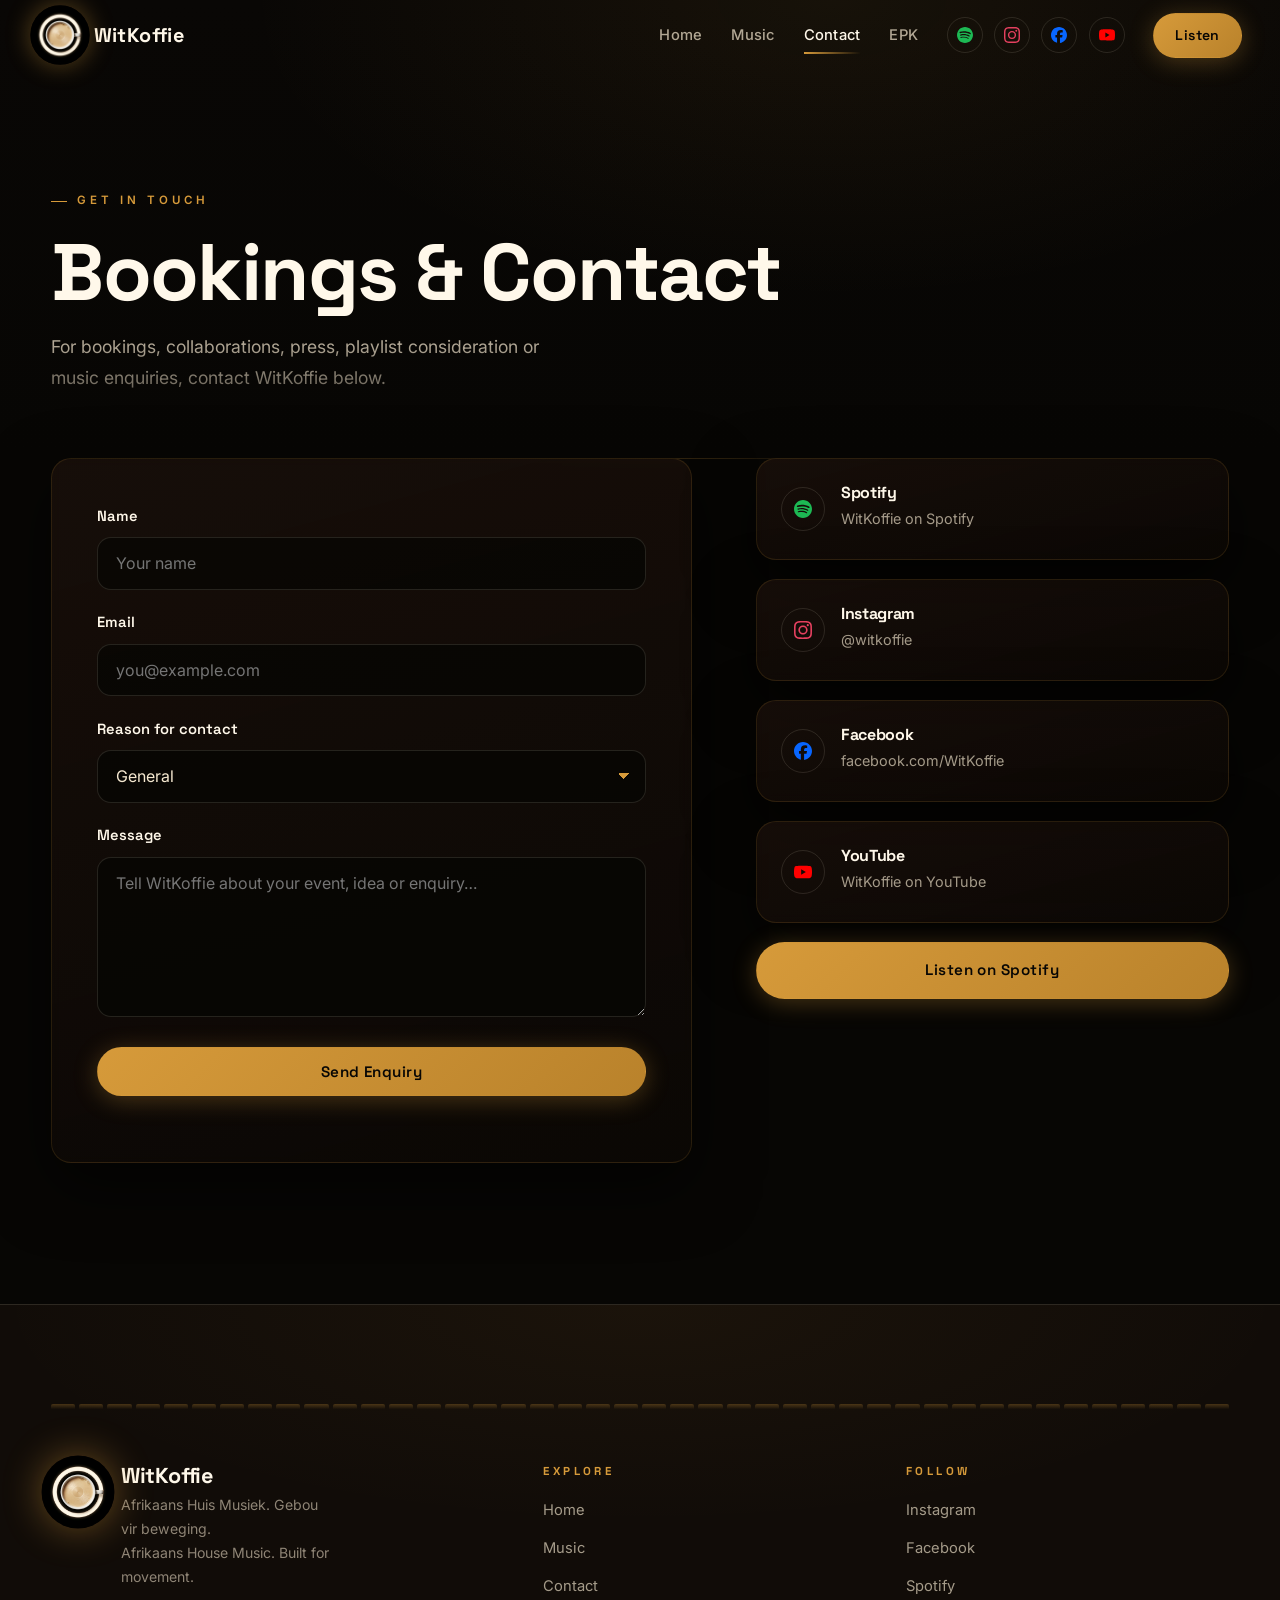
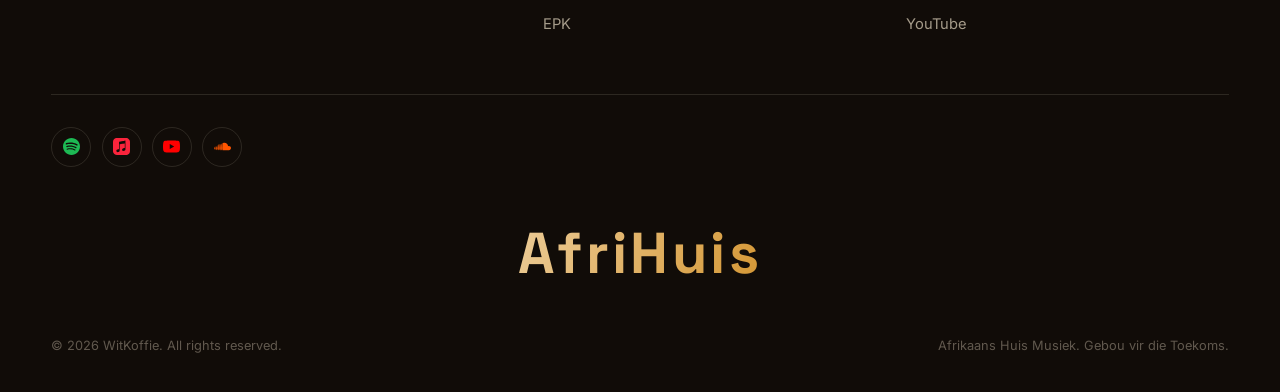
<file: contact.html>
<!DOCTYPE html>
<html lang="en">
<head>
  <meta charset="UTF-8">
  <meta name="viewport" content="width=device-width, initial-scale=1.0">
  <title>Contact WitKoffie | Bookings &amp; Enquiries</title>
  <meta name="description" content="Contact WitKoffie for bookings, collaborations, press, playlist consideration and music enquiries.">

  <!-- Open Graph -->
  <meta property="og:type" content="website">
  <meta property="og:title" content="Contact WitKoffie | Bookings &amp; Enquiries">
  <meta property="og:description" content="Bookings, collaborations, press and playlist enquiries for WitKoffie.">
  <meta property="og:image" content="./assets/images/og-image.jpg">

  <link rel="icon" type="image/png" href="./assets/images/favicon.png">
  <link rel="stylesheet" href="./css/style.css">
</head>
<body>
  <div class="scroll-progress" aria-hidden="true"></div>
  <a class="skip-link" href="#main">Skip to content</a>

  <!-- ======================= HEADER ======================= -->
  <header class="site-header">
    <div class="header-inner">
      <a class="brand" href="./index.html">
        <img src="./assets/images/witkoffie-mark.jpg" alt="WitKoffie circular coffee-vinyl mark">
        WitKoffie
      </a>

      <button class="nav-toggle" type="button" aria-expanded="false" aria-controls="site-nav" aria-label="Toggle menu">
        <span></span><span></span><span></span>
      </button>

      <nav id="site-nav" class="main-nav" aria-label="Main navigation">
        <a class="nav-link" href="./index.html">Home</a>
        <a class="nav-link" href="./music.html">Music</a>
        <a class="nav-link" href="./contact.html" aria-current="page">Contact</a>
        <a class="nav-link" href="./epk.html">EPK</a>
        <div class="nav-socials">
          <a class="icon-link" href="https://open.spotify.com/artist/0zH9GofWGPLa6XA3gPZzNR" target="_blank" rel="noopener" aria-label="WitKoffie on Spotify">
            <img src="./assets/icons/spotify.svg" alt="" aria-hidden="true">
          </a>
          <a class="icon-link" href="https://www.instagram.com/witkoffie/" target="_blank" rel="noopener" aria-label="WitKoffie on Instagram">
            <img src="./assets/icons/instagram.svg" alt="" aria-hidden="true">
          </a>
          <a class="icon-link" href="https://www.facebook.com/WitKoffie" target="_blank" rel="noopener" aria-label="WitKoffie on Facebook">
            <img src="./assets/icons/facebook.svg" alt="" aria-hidden="true">
          </a>
          <a class="icon-link" href="https://www.youtube.com/channel/UC-DKs3u8TDkdm8kb-ivBdnA" target="_blank" rel="noopener" aria-label="WitKoffie on YouTube">
            <img src="./assets/icons/youtube.svg" alt="" aria-hidden="true">
          </a>
        </div>
        <a class="btn btn-primary btn-small" href="./music.html">Listen</a>
      </nav>
    </div>
  </header>

  <main id="main">
    <!-- ======================= PAGE HERO ======================= -->
    <section class="page-hero" aria-labelledby="contact-heading">
      <div class="container">
        <span class="section-kicker reveal">Get in touch</span>
        <h1 id="contact-heading" class="reveal">Bookings &amp; Contact</h1>
        <p class="section-lead reveal">For bookings, collaborations, press, playlist consideration or music enquiries, contact WitKoffie below.</p>
      </div>
    </section>

    <!-- ======================= CONTACT ======================= -->
    <section style="padding-top: 0;">
      <div class="container contact-layout">

        <form id="contact-form" class="contact-form glass-card reveal" novalidate>
          <input type="hidden" name="access_key" value="06cf6e68-1fdd-4e7a-8c97-15059715a838">
          <input type="hidden" name="subject" value="WitKoffie website enquiry">
          <input type="hidden" name="from_name" value="WitKoffie Website">
          <div class="field">
            <label for="cf-name">Name</label>
            <input id="cf-name" name="name" type="text" autocomplete="name" required
                   placeholder="Your name" aria-describedby="cf-name-error">
            <p class="error-msg" id="cf-name-error">Please enter your name.</p>
          </div>

          <div class="field">
            <label for="cf-email">Email</label>
            <input id="cf-email" name="email" type="email" autocomplete="email" required
                   placeholder="you@example.com" aria-describedby="cf-email-error">
            <p class="error-msg" id="cf-email-error">Please enter a valid email address.</p>
          </div>

          <div class="field">
            <label for="cf-reason">Reason for contact</label>
            <select id="cf-reason" name="reason">
              <option value="Booking">Booking</option>
              <option value="Collaboration">Collaboration</option>
              <option value="Press">Press</option>
              <option value="Playlist / Radio">Playlist / Radio</option>
              <option value="General" selected>General</option>
            </select>
          </div>

          <div class="field">
            <label for="cf-message">Message</label>
            <textarea id="cf-message" name="message" required
                      placeholder="Tell WitKoffie about your event, idea or enquiry…"
                      aria-describedby="cf-message-error"></textarea>
            <p class="error-msg" id="cf-message-error">Please write a short message (at least a few words).</p>
          </div>

          <input type="checkbox" name="botcheck" class="visually-hidden" tabindex="-1" autocomplete="off">

          <button class="btn btn-primary" type="submit">Send Enquiry</button>
          <p id="form-status" class="form-note" role="status" aria-live="polite"></p>
        </form>

        <!-- Direct channels -->
        <aside class="contact-side" aria-label="Direct contact channels">
          <div class="contact-card glass-card tilt reveal">
            <a class="icon-link" href="https://open.spotify.com/artist/0zH9GofWGPLa6XA3gPZzNR" target="_blank" rel="noopener" aria-label="WitKoffie on Spotify">
              <img src="./assets/icons/spotify.svg" alt="" aria-hidden="true">
            </a>
            <div>
              <h3>Spotify</h3>
              <a class="detail" href="https://open.spotify.com/artist/0zH9GofWGPLa6XA3gPZzNR" target="_blank" rel="noopener">WitKoffie on Spotify</a>
            </div>
          </div>

          <div class="contact-card glass-card tilt reveal">
            <a class="icon-link" href="https://www.instagram.com/witkoffie/" target="_blank" rel="noopener" aria-label="WitKoffie on Instagram">
              <img src="./assets/icons/instagram.svg" alt="" aria-hidden="true">
            </a>
            <div>
              <h3>Instagram</h3>
              <a class="detail" href="https://www.instagram.com/witkoffie/" target="_blank" rel="noopener">@witkoffie</a>
            </div>
          </div>

          <div class="contact-card glass-card tilt reveal">
            <a class="icon-link" href="https://www.facebook.com/WitKoffie" target="_blank" rel="noopener" aria-label="WitKoffie on Facebook">
              <img src="./assets/icons/facebook.svg" alt="" aria-hidden="true">
            </a>
            <div>
              <h3>Facebook</h3>
              <a class="detail" href="https://www.facebook.com/WitKoffie" target="_blank" rel="noopener">facebook.com/WitKoffie</a>
            </div>
          </div>

          <div class="contact-card glass-card tilt reveal">
            <a class="icon-link" href="https://www.youtube.com/channel/UC-DKs3u8TDkdm8kb-ivBdnA" target="_blank" rel="noopener" aria-label="WitKoffie on YouTube">
              <img src="./assets/icons/youtube.svg" alt="" aria-hidden="true">
            </a>
            <div>
              <h3>YouTube</h3>
              <a class="detail" href="https://www.youtube.com/channel/UC-DKs3u8TDkdm8kb-ivBdnA" target="_blank" rel="noopener">WitKoffie on YouTube</a>
            </div>
          </div>

          <a class="btn btn-primary reveal" href="https://open.spotify.com/artist/0zH9GofWGPLa6XA3gPZzNR" target="_blank" rel="noopener">Listen on Spotify</a>
        </aside>
      </div>
    </section>
  </main>

  <!-- ======================= FOOTER ======================= -->
  <footer class="site-footer">
    <div class="container">
      <div class="footer-wave" aria-hidden="true"></div>

      <div class="footer-grid">
        <div class="footer-brand">
          <img src="./assets/images/witkoffie-mark.jpg" alt="">
          <div>
            <h2>WitKoffie</h2>
            <p>Afrikaans Huis Musiek. Gebou vir beweging.<br>Afrikaans House Music. Built for movement.</p>
          </div>
        </div>

        <nav class="footer-col" aria-label="Footer navigation">
          <h3>Explore</h3>
          <ul>
            <li><a href="./index.html">Home</a></li>
            <li><a href="./music.html">Music</a></li>
            <li><a href="./contact.html">Contact</a></li>
            <li><a href="./epk.html">EPK</a></li>
          </ul>
        </nav>

        <div class="footer-col">
          <h3>Follow</h3>
          <ul>
            <li><a href="https://www.instagram.com/witkoffie/" target="_blank" rel="noopener">Instagram</a></li>
            <li><a href="https://www.facebook.com/WitKoffie" target="_blank" rel="noopener">Facebook</a></li>
            <li><a href="https://open.spotify.com/artist/0zH9GofWGPLa6XA3gPZzNR" target="_blank" rel="noopener">Spotify</a></li>
            <li><a href="https://www.youtube.com/channel/UC-DKs3u8TDkdm8kb-ivBdnA" target="_blank" rel="noopener">YouTube</a></li>
          </ul>
        </div>
      </div>

      <!-- Fan-facing platforms first; DistroKid stays last and small -->
      <div class="footer-platforms" aria-label="Music platforms">
        <a class="icon-link" href="https://open.spotify.com/artist/0zH9GofWGPLa6XA3gPZzNR" target="_blank" rel="noopener" aria-label="WitKoffie on Spotify"><img src="./assets/icons/spotify.svg" alt="" aria-hidden="true"></a>
        <a class="icon-link" href="https://music.apple.com/us/album/warm-asem/6776889709?i=6776889710" target="_blank" rel="noopener" aria-label="WitKoffie on Apple Music"><img src="./assets/icons/apple-music.svg" alt="" aria-hidden="true"></a>
        <a class="icon-link" href="https://www.youtube.com/watch?v=_Av1F3RDteM&list=OLAK5uy_nx60Mm1mXUo3aCAJtBQuOETtSnzBfxdzA" target="_blank" rel="noopener" aria-label="WitKoffie on YouTube"><img src="./assets/icons/youtube.svg" alt="" aria-hidden="true"></a>
        <a class="icon-link" href="#" aria-label="WitKoffie on SoundCloud (coming soon)"><img src="./assets/icons/soundcloud.svg" alt="" aria-hidden="true"></a>
      </div>

      <p class="footer-afrihuis">AfriHuis</p>

      <div class="footer-bottom">
        <span>© <span id="footer-year">2026</span> WitKoffie. All rights reserved.</span>
        <span>Afrikaans Huis Musiek. Gebou vir die Toekoms.</span>
      </div>
    </div>
  </footer>

  <script src="./js/audio.js"></script>
  <script src="./js/main.js"></script>
</body>
</html>
</file>
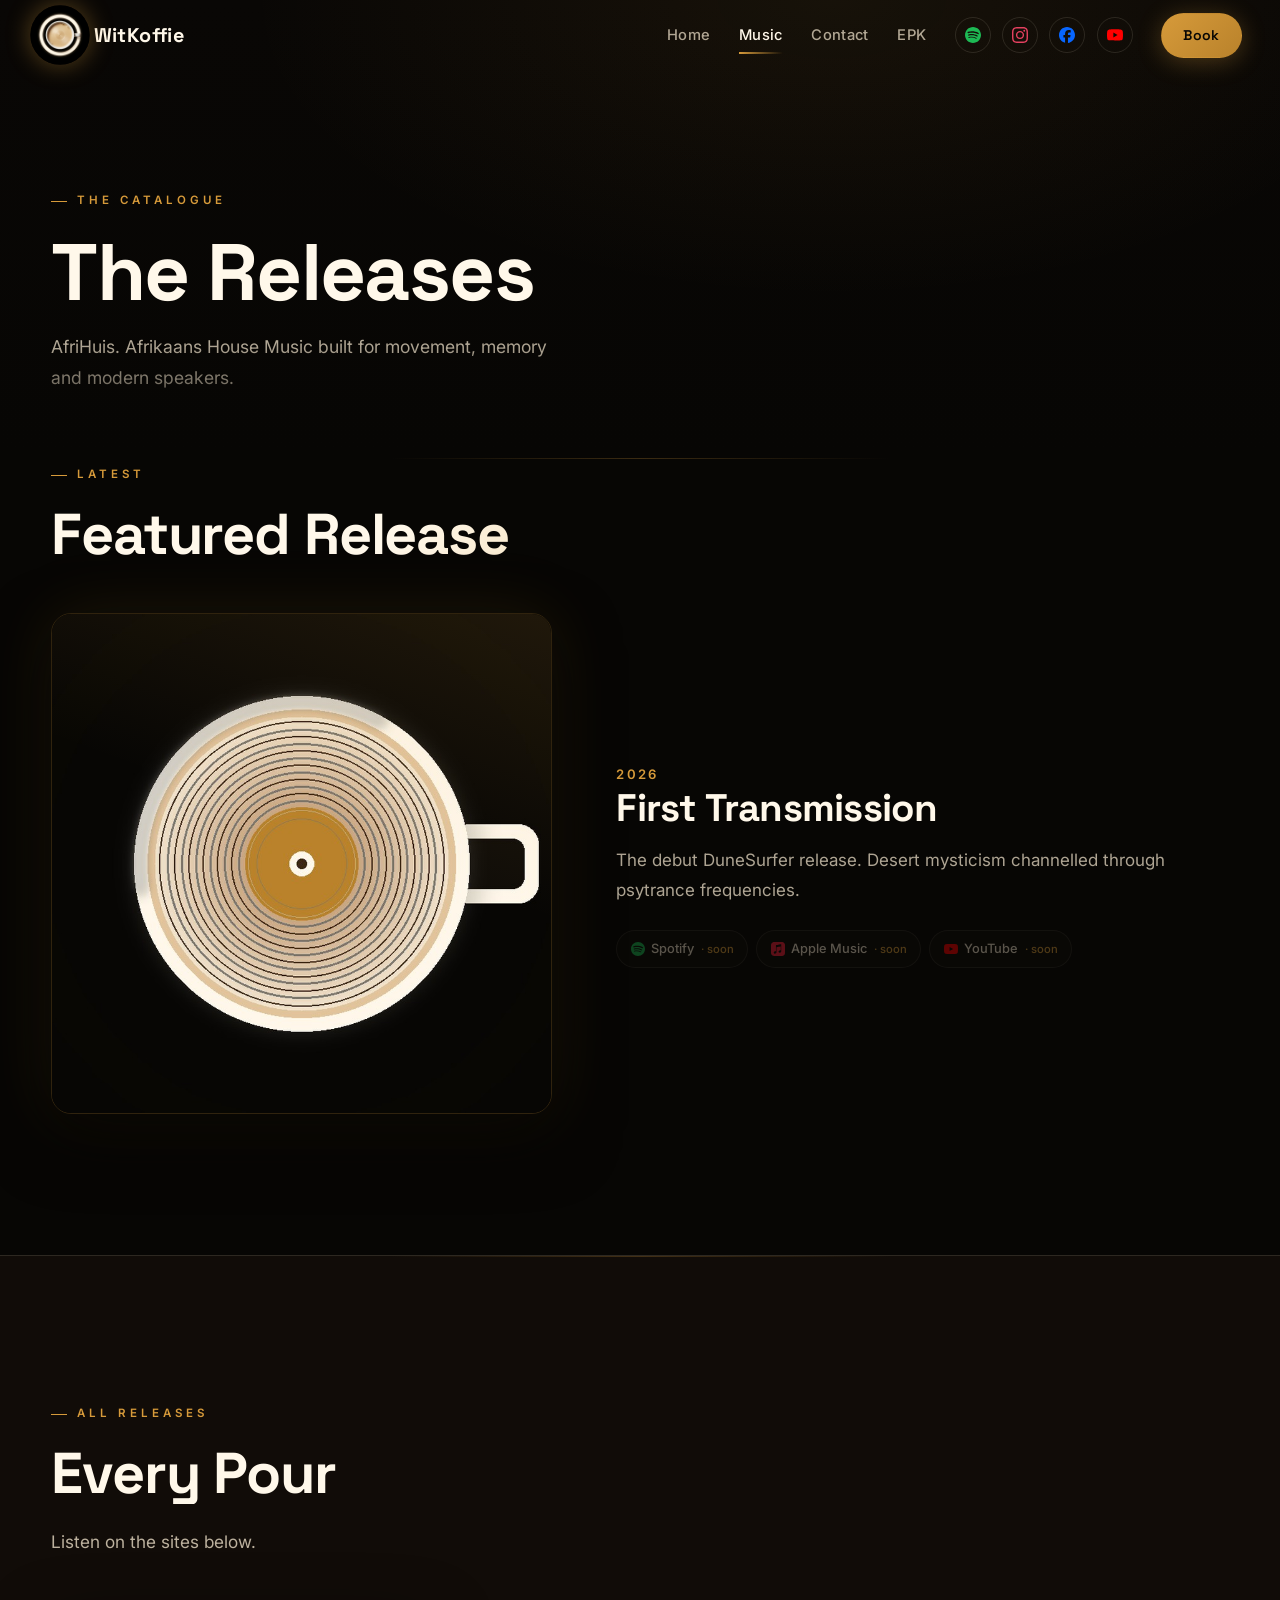
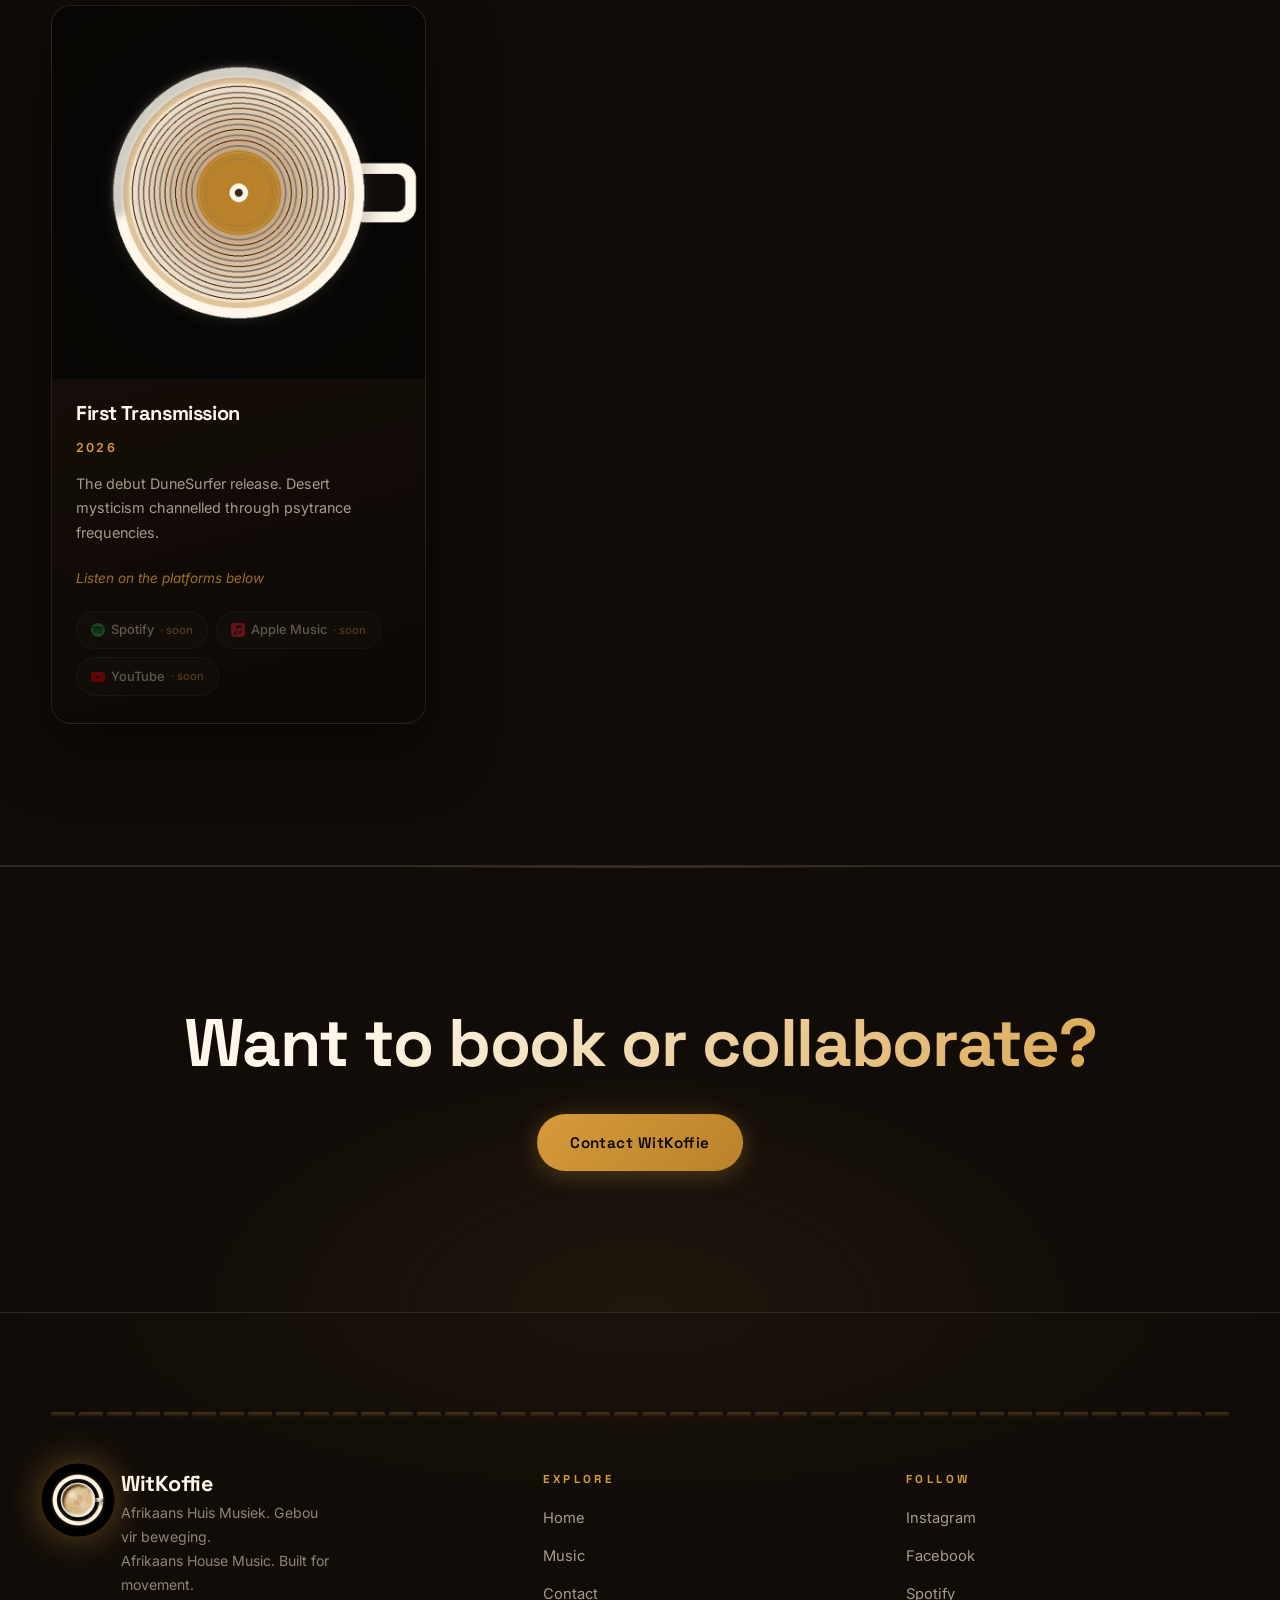
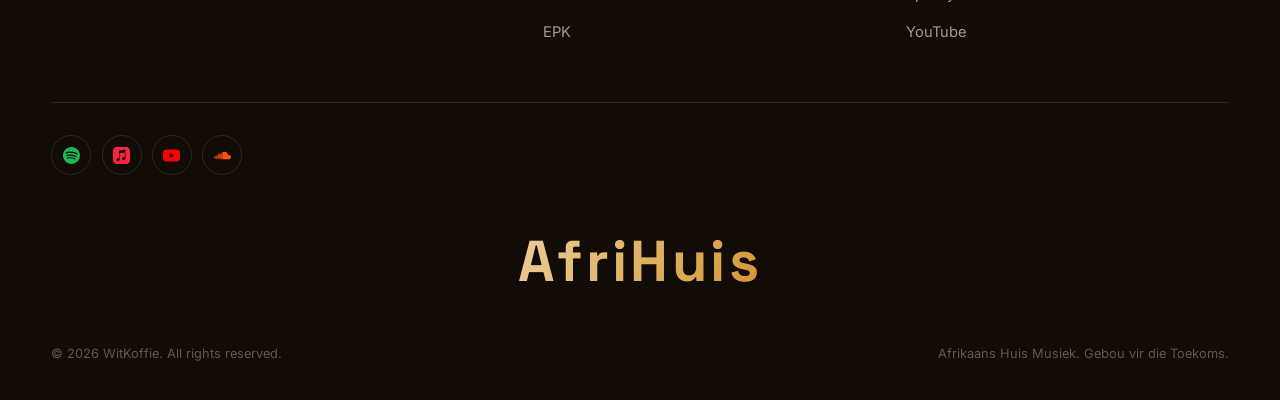
<file: music.html>
<!DOCTYPE html>
<html lang="en">
<head>
  <meta charset="UTF-8">
  <meta name="viewport" content="width=device-width, initial-scale=1.0">
  <title>WitKoffie Music | AfriHuis Releases</title>
  <meta name="description" content="Listen to WitKoffie releases. Afrikaans Huis Musiek built for movement, memory and modern speakers. Previews and Spotify links.">

  <!-- Open Graph -->
  <meta property="og:type" content="website">
  <meta property="og:title" content="WitKoffie Music | Releases">
  <meta property="og:description" content="Music built for movement, memory and modern speakers. WitKoffie releases and previews.">
  <meta property="og:image" content="./assets/images/og-image.jpg">

  <link rel="icon" type="image/png" href="./assets/images/favicon.png">
  <link rel="stylesheet" href="./css/style.css">
</head>
<body>
  <div class="scroll-progress" aria-hidden="true"></div>
  <a class="skip-link" href="#main">Skip to content</a>

  <!-- ======================= HEADER ======================= -->
  <header class="site-header">
    <div class="header-inner">
      <a class="brand" href="./index.html">
        <img src="./assets/images/witkoffie-mark.jpg" alt="WitKoffie circular coffee-vinyl mark">
        WitKoffie
      </a>

      <button class="nav-toggle" type="button" aria-expanded="false" aria-controls="site-nav" aria-label="Toggle menu">
        <span></span><span></span><span></span>
      </button>

      <nav id="site-nav" class="main-nav" aria-label="Main navigation">
        <a class="nav-link" href="./index.html">Home</a>
        <a class="nav-link" href="./music.html" aria-current="page">Music</a>
        <a class="nav-link" href="./contact.html">Contact</a>
        <a class="nav-link" href="./epk.html">EPK</a>
        <div class="nav-socials">
          <a class="icon-link" href="https://open.spotify.com/artist/0zH9GofWGPLa6XA3gPZzNR" target="_blank" rel="noopener" aria-label="WitKoffie on Spotify">
            <img src="./assets/icons/spotify.svg" alt="" aria-hidden="true">
          </a>
          <a class="icon-link" href="https://www.instagram.com/witkoffie/" target="_blank" rel="noopener" aria-label="WitKoffie on Instagram">
            <img src="./assets/icons/instagram.svg" alt="" aria-hidden="true">
          </a>
          <a class="icon-link" href="https://www.facebook.com/WitKoffie" target="_blank" rel="noopener" aria-label="WitKoffie on Facebook">
            <img src="./assets/icons/facebook.svg" alt="" aria-hidden="true">
          </a>
          <a class="icon-link" href="https://www.youtube.com/channel/UC-DKs3u8TDkdm8kb-ivBdnA" target="_blank" rel="noopener" aria-label="WitKoffie on YouTube">
            <img src="./assets/icons/youtube.svg" alt="" aria-hidden="true">
          </a>
        </div>
        <a class="btn btn-primary btn-small" href="./contact.html">Book</a>
      </nav>
    </div>
  </header>

  <main id="main">
    <!-- ======================= PAGE HERO ======================= -->
    <section class="page-hero" aria-labelledby="releases-heading">
      <div class="container">
        <span class="section-kicker reveal">The catalogue</span>
        <h1 id="releases-heading" class="reveal">The Releases</h1>
        <p class="section-lead reveal">AfriHuis. Afrikaans House Music built for movement, memory and modern speakers.</p>
      </div>
    </section>

    <!-- ======================= FEATURED LATEST RELEASE ======================= -->
    <section aria-labelledby="latest-heading" style="padding-top: 0;">
      <div class="container">
        <span class="section-kicker reveal">Latest</span>
        <h2 id="latest-heading" class="section-title reveal">Featured Release</h2>

        <!-- Populated from js/releases.js (the release marked featured: true) -->
        <div id="featured-release" class="featured-wrap">
          <div class="cover-frame tilt reveal">
            <img data-slot="cover" src="./assets/images/release-placeholder.jpg" alt="Featured release cover art">
          </div>
          <div class="featured-panel reveal">
            <span class="release-date" data-slot="date">Coming soon</span>
            <h3 data-slot="title">Track Title</h3>
            <p class="desc" data-slot="desc">A short premium description of the track.</p>
            <div data-slot="player"></div>
            <div data-slot="links"></div>
          </div>
        </div>
      </div>
    </section>

    <!-- ======================= ALL RELEASES ======================= -->
    <section aria-labelledby="all-releases-heading" style="background: var(--color-espresso); border-block: 1px solid var(--color-line);">
      <div class="container">
        <span class="section-kicker reveal">All releases</span>
        <h2 id="all-releases-heading" class="section-title reveal">Every Pour</h2>
        <p class="section-lead reveal">Listen on the sites below.</p>

        <!-- Cards are rendered from js/releases.js -->
        <div id="releases-grid" class="releases-grid"></div>
      </div>
    </section>

    <!-- ======================= CTA ======================= -->
    <section class="cta-final" aria-labelledby="music-cta-heading">
      <div class="container">
        <h2 id="music-cta-heading" class="reveal">Want to book or collaborate?</h2>
        <div class="hero-actions reveal">
          <a class="btn btn-primary" href="./contact.html">Contact WitKoffie</a>
        </div>
      </div>
    </section>
  </main>

  <!-- ======================= FOOTER ======================= -->
  <footer class="site-footer">
    <div class="container">
      <div class="footer-wave" aria-hidden="true"></div>

      <div class="footer-grid">
        <div class="footer-brand">
          <img src="./assets/images/witkoffie-mark.jpg" alt="">
          <div>
            <h2>WitKoffie</h2>
            <p>Afrikaans Huis Musiek. Gebou vir beweging.<br>Afrikaans House Music. Built for movement.</p>
          </div>
        </div>

        <nav class="footer-col" aria-label="Footer navigation">
          <h3>Explore</h3>
          <ul>
            <li><a href="./index.html">Home</a></li>
            <li><a href="./music.html">Music</a></li>
            <li><a href="./contact.html">Contact</a></li>
            <li><a href="./epk.html">EPK</a></li>
          </ul>
        </nav>

        <div class="footer-col">
          <h3>Follow</h3>
          <ul>
            <li><a href="https://www.instagram.com/witkoffie/" target="_blank" rel="noopener">Instagram</a></li>
            <li><a href="https://www.facebook.com/WitKoffie" target="_blank" rel="noopener">Facebook</a></li>
            <li><a href="https://open.spotify.com/artist/0zH9GofWGPLa6XA3gPZzNR" target="_blank" rel="noopener">Spotify</a></li>
            <li><a href="https://www.youtube.com/channel/UC-DKs3u8TDkdm8kb-ivBdnA" target="_blank" rel="noopener">YouTube</a></li>
          </ul>
        </div>
      </div>

      <!-- Fan-facing platforms first; DistroKid stays last and small -->
      <div class="footer-platforms" aria-label="Music platforms">
        <a class="icon-link" href="https://open.spotify.com/artist/0zH9GofWGPLa6XA3gPZzNR" target="_blank" rel="noopener" aria-label="WitKoffie on Spotify"><img src="./assets/icons/spotify.svg" alt="" aria-hidden="true"></a>
        <a class="icon-link" href="https://music.apple.com/us/album/warm-asem/6776889709?i=6776889710" target="_blank" rel="noopener" aria-label="WitKoffie on Apple Music"><img src="./assets/icons/apple-music.svg" alt="" aria-hidden="true"></a>
        <a class="icon-link" href="https://www.youtube.com/watch?v=_Av1F3RDteM&list=OLAK5uy_nx60Mm1mXUo3aCAJtBQuOETtSnzBfxdzA" target="_blank" rel="noopener" aria-label="WitKoffie on YouTube"><img src="./assets/icons/youtube.svg" alt="" aria-hidden="true"></a>
        <a class="icon-link" href="#" aria-label="WitKoffie on SoundCloud (coming soon)"><img src="./assets/icons/soundcloud.svg" alt="" aria-hidden="true"></a>
      </div>

      <p class="footer-afrihuis">AfriHuis</p>

      <div class="footer-bottom">
        <span>© <span id="footer-year">2026</span> WitKoffie. All rights reserved.</span>
        <span>Afrikaans Huis Musiek. Gebou vir die Toekoms.</span>
      </div>
    </div>
  </footer>

  <script src="./js/audio.js"></script>
  <script src="./js/releases.js"></script>
  <script src="./js/main.js"></script>
</body>
</html>
</file>
<file: css/style.css>
/* ==========================================================================
   WitKoffie — Sound Portal
   Premium dark/warm design system.
   ========================================================================== */

@import url('https://fonts.googleapis.com/css2?family=Space+Grotesk:wght@400;500;600;700&family=Inter:wght@400;500;600&display=swap');

/* --------------------------------------------------------------------------
   1. Design tokens
   -------------------------------------------------------------------------- */
:root {
  --color-black: #070604;
  --color-espresso: #110C08;
  --color-coffee: #2A1810;
  --color-cream: #F5E8D0;
  --color-warm-white: #FFF8EA;
  --color-amber: #D69A3A;
  --color-gold: #B9822B;
  --color-muted-gold: #80613A;
  --color-soft-brown: #5A3825;
  --color-line: rgba(245, 232, 208, 0.12);
  --color-glow: rgba(214, 154, 58, 0.45);

  --font-heading: 'Space Grotesk', 'Segoe UI', sans-serif;
  --font-body: 'Inter', 'Segoe UI', sans-serif;

  --radius-card: 20px;
  --radius-pill: 999px;

  --shadow-card: 0 24px 64px rgba(0, 0, 0, 0.6);
  --shadow-glow: 0 0 34px var(--color-glow);

  --transition: 0.4s cubic-bezier(0.22, 0.61, 0.36, 1);

  --header-h: 72px;
  --section-pad: clamp(5rem, 11vw, 9rem);
}

@property --border-angle {
  syntax: '<angle>';
  initial-value: 0deg;
  inherits: false;
}
@property --shimmer-x {
  syntax: '<percentage>';
  initial-value: -100%;
  inherits: false;
}

/* --------------------------------------------------------------------------
   2. Base
   -------------------------------------------------------------------------- */
*,
*::before,
*::after { box-sizing: border-box; margin: 0; padding: 0; }

html { scroll-behavior: smooth; }

body {
  background: var(--color-black);
  color: var(--color-cream);
  font-family: var(--font-body);
  font-size: 1.0625rem;
  line-height: 1.72;
  -webkit-font-smoothing: antialiased;
  overflow-x: hidden;
}

img { max-width: 100%; display: block; }

a { color: var(--color-amber); text-decoration: none; transition: color var(--transition); }

h1, h2, h3, h4 {
  font-family: var(--font-heading);
  color: var(--color-warm-white);
  line-height: 1.06;
  letter-spacing: -0.02em;
}

a:focus-visible,
button:focus-visible,
input:focus-visible,
select:focus-visible,
textarea:focus-visible,
[tabindex]:focus-visible {
  outline: 2px solid var(--color-amber);
  outline-offset: 3px;
  border-radius: 4px;
}

.visually-hidden {
  position: absolute; width: 1px; height: 1px;
  overflow: hidden; clip: rect(0 0 0 0); white-space: nowrap;
}

.skip-link {
  position: absolute; left: 1rem; top: -4rem; z-index: 300;
  background: var(--color-amber); color: var(--color-black);
  padding: 0.6rem 1.2rem; border-radius: var(--radius-pill);
  font-weight: 600; transition: top 0.25s ease;
}
.skip-link:focus { top: 1rem; }

.container {
  width: min(1180px, 92vw);
  margin-inline: auto;
}

section { padding-block: var(--section-pad); position: relative; }

.section-kicker {
  display: inline-block;
  font-size: 0.72rem;
  font-weight: 600;
  letter-spacing: 0.35em;
  text-transform: uppercase;
  color: var(--color-amber);
  margin-bottom: 1.2rem;
  position: relative;
  padding-left: 1.6rem;
}
.section-kicker::before {
  content: "";
  position: absolute;
  left: 0;
  top: 50%;
  width: 1rem;
  height: 1px;
  background: var(--color-amber);
}

.section-title {
  font-size: clamp(2.2rem, 5vw, 3.6rem);
  margin-bottom: 1.4rem;
  background: linear-gradient(125deg, var(--color-warm-white) 30%, var(--color-amber) 100%);
  -webkit-background-clip: text;
  background-clip: text;
  color: transparent;
}

.section-lead {
  max-width: 48ch;
  color: rgba(245, 232, 208, 0.75);
  font-size: 1.08rem;
  line-height: 1.8;
}

/* --------------------------------------------------------------------------
   3. Buttons
   -------------------------------------------------------------------------- */
.btn {
  display: inline-flex;
  align-items: center;
  justify-content: center;
  gap: 0.6rem;
  padding: 0.9rem 2rem;
  border-radius: var(--radius-pill);
  border: 1px solid transparent;
  font-family: var(--font-heading);
  font-size: 0.95rem;
  font-weight: 600;
  letter-spacing: 0.03em;
  cursor: pointer;
  position: relative;
  transition: transform var(--transition), box-shadow var(--transition),
              background var(--transition), color var(--transition),
              border-color var(--transition);
}

.btn-primary {
  background: linear-gradient(135deg, var(--color-amber), var(--color-gold));
  color: var(--color-black);
  box-shadow: 0 4px 24px rgba(214, 154, 58, 0.3);
}
.btn-primary::before {
  content: "";
  position: absolute;
  inset: -2px;
  border-radius: inherit;
  background: linear-gradient(135deg, var(--color-amber), var(--color-gold));
  z-index: -1;
  opacity: 0;
  filter: blur(16px);
  transition: opacity var(--transition);
}
.btn-primary:hover {
  transform: translateY(-3px) scale(1.02);
  box-shadow: 0 12px 40px rgba(214, 154, 58, 0.5);
}
.btn-primary:hover::before { opacity: 0.7; }

.btn-secondary {
  background: rgba(245, 232, 208, 0.04);
  border-color: rgba(245, 232, 208, 0.35);
  color: var(--color-cream);
  backdrop-filter: blur(8px);
}
.btn-secondary:hover {
  background: rgba(245, 232, 208, 0.1);
  border-color: var(--color-cream);
  transform: translateY(-3px);
}

.btn-small { padding: 0.6rem 1.3rem; font-size: 0.88rem; }

/* --------------------------------------------------------------------------
   4. Header
   -------------------------------------------------------------------------- */
.site-header {
  position: fixed;
  inset: 0 0 auto 0;
  z-index: 200;
  height: var(--header-h);
  display: flex;
  align-items: center;
  background: transparent;
  transition: background var(--transition), box-shadow var(--transition),
              backdrop-filter var(--transition), border-color var(--transition);
  border-bottom: 1px solid transparent;
}

.site-header.scrolled {
  background: rgba(7, 6, 4, 0.82);
  -webkit-backdrop-filter: blur(20px) saturate(1.4);
  backdrop-filter: blur(20px) saturate(1.4);
  border-bottom-color: var(--color-line);
  box-shadow: 0 10px 40px rgba(0, 0, 0, 0.5);
}

.header-inner {
  width: min(1240px, 94vw);
  margin-inline: auto;
  display: flex;
  align-items: center;
  gap: 1.4rem;
}

.brand {
  display: inline-flex;
  align-items: center;
  gap: 0.7rem;
  font-family: var(--font-heading);
  font-weight: 700;
  font-size: 1.24rem;
  color: var(--color-warm-white);
  letter-spacing: 0.02em;
}
.brand img {
  width: 44px; height: 44px;
  border-radius: 50%;
  object-fit: cover;
  transform: scale(1.35);
  box-shadow: 0 0 18px rgba(214, 154, 58, 0.4);
  transition: box-shadow var(--transition);
}
.brand:hover { color: var(--color-amber); }
.brand:hover img { box-shadow: 0 0 28px rgba(214, 154, 58, 0.7); }

.main-nav {
  margin-left: auto;
  display: flex;
  align-items: center;
  gap: 1.8rem;
}

.main-nav a.nav-link {
  color: rgba(245, 232, 208, 0.7);
  font-size: 0.92rem;
  font-weight: 500;
  position: relative;
  padding-block: 0.35rem;
  letter-spacing: 0.02em;
}
.main-nav a.nav-link::after {
  content: "";
  position: absolute;
  left: 0; bottom: 0;
  width: 100%; height: 2px;
  background: linear-gradient(90deg, var(--color-amber), transparent);
  transform: scaleX(0);
  transform-origin: left;
  transition: transform var(--transition);
}
.main-nav a.nav-link:hover,
.main-nav a.nav-link[aria-current="page"] { color: var(--color-warm-white); }
.main-nav a.nav-link:hover::after,
.main-nav a.nav-link[aria-current="page"]::after { transform: scaleX(1); }

.nav-socials { display: flex; align-items: center; gap: 0.7rem; }
.icon-link {
  display: inline-flex;
  width: 36px; height: 36px;
  align-items: center;
  justify-content: center;
  border-radius: 50%;
  border: 1px solid var(--color-line);
  transition: border-color var(--transition), box-shadow var(--transition),
              transform var(--transition), background var(--transition);
}
.icon-link img { width: 16px; height: 16px; }
.icon-link:hover {
  border-color: var(--color-amber);
  box-shadow: 0 0 18px rgba(214, 154, 58, 0.4);
  transform: translateY(-2px);
  background: rgba(214, 154, 58, 0.1);
}

/* Hamburger */
.nav-toggle {
  display: none;
  margin-left: auto;
  width: 44px; height: 44px;
  border: 1px solid var(--color-line);
  border-radius: 12px;
  background: rgba(7, 6, 4, 0.6);
  cursor: pointer;
  flex-direction: column;
  align-items: center;
  justify-content: center;
  gap: 5px;
  z-index: 220;
}
.nav-toggle span {
  display: block;
  width: 19px; height: 2px;
  background: var(--color-cream);
  border-radius: 2px;
  transition: transform 0.3s ease, opacity 0.3s ease;
}
.nav-toggle[aria-expanded="true"] span:nth-child(1) { transform: translateY(7px) rotate(45deg); }
.nav-toggle[aria-expanded="true"] span:nth-child(2) { opacity: 0; }
.nav-toggle[aria-expanded="true"] span:nth-child(3) { transform: translateY(-7px) rotate(-45deg); }

/* --------------------------------------------------------------------------
   5. Hero
   -------------------------------------------------------------------------- */
.hero {
  min-height: 100svh;
  display: grid;
  align-items: center;
  padding-top: calc(var(--header-h) + 2rem);
  overflow: hidden;
  isolation: isolate;
}

.hero-bg {
  position: absolute; inset: 0; z-index: -3;
  background:
    radial-gradient(1100px 580px at 75% 25%, rgba(214, 154, 58, 0.08), transparent 62%),
    radial-gradient(800px 600px at 10% 90%, rgba(90, 56, 37, 0.2), transparent 65%),
    linear-gradient(180deg, #090705 0%, var(--color-black) 55%, #0A0704 100%);
}

.hero-photo {
  position: absolute; inset: 0; z-index: -2;
  background-image: url('../assets/images/hero-bg.jpg');
  background-size: cover;
  background-position: center 30%;
  filter: blur(6px) brightness(0.3) saturate(1.2);
  transform: scale(1.08);
}
.hero-photo::after {
  content: "";
  position: absolute; inset: 0;
  background:
    linear-gradient(180deg, rgba(7,6,4,0.7) 0%, rgba(7,6,4,0.25) 35%, rgba(7,6,4,0.9) 100%),
    radial-gradient(800px 400px at 50% 30%, rgba(214,154,58,0.06), transparent 70%);
}

.hero-grain {
  position: absolute; inset: 0; z-index: -1;
  background-image: url('../assets/images/coffee-texture.jpg');
  background-size: 420px;
  opacity: 0.04;
  mix-blend-mode: screen;
  pointer-events: none;
}

/* Floating ambient particles */
.hero::after {
  content: "";
  position: absolute;
  inset: 0;
  z-index: -1;
  background-image:
    radial-gradient(2px 2px at 12% 28%, rgba(214,154,58,0.35), transparent),
    radial-gradient(1.5px 1.5px at 48% 62%, rgba(245,232,208,0.18), transparent),
    radial-gradient(2px 2px at 76% 18%, rgba(214,154,58,0.3), transparent),
    radial-gradient(1.5px 1.5px at 85% 75%, rgba(245,232,208,0.14), transparent),
    radial-gradient(2.5px 2.5px at 28% 82%, rgba(214,154,58,0.22), transparent),
    radial-gradient(1px 1px at 62% 8%, rgba(245,232,208,0.2), transparent),
    radial-gradient(1.5px 1.5px at 92% 45%, rgba(214,154,58,0.18), transparent),
    radial-gradient(2px 2px at 5% 55%, rgba(245,232,208,0.12), transparent);
  animation: particleDrift 28s ease-in-out infinite alternate;
  pointer-events: none;
}
@keyframes particleDrift {
  0% { transform: translateY(0) translateX(0); opacity: 0.6; }
  33% { transform: translateY(-14px) translateX(10px); opacity: 1; }
  66% { transform: translateY(6px) translateX(-14px); opacity: 0.8; }
  100% { transform: translateY(-8px) translateX(6px); opacity: 0.7; }
}

.hero-grid {
  display: grid;
  grid-template-columns: minmax(0, 1.08fr) minmax(0, 0.92fr);
  gap: clamp(2rem, 5vw, 5rem);
  align-items: center;
}

.hero-copy .hero-eyebrow {
  display: inline-flex;
  align-items: center;
  gap: 0.6rem;
  border: 1px solid rgba(245, 232, 208, 0.15);
  border-radius: var(--radius-pill);
  padding: 0.38rem 1rem;
  font-size: 0.72rem;
  letter-spacing: 0.28em;
  text-transform: uppercase;
  color: rgba(245, 232, 208, 0.75);
  background: rgba(20, 13, 9, 0.5);
  backdrop-filter: blur(10px);
  margin-bottom: 1.8rem;
}
.hero-eyebrow .dot {
  width: 7px; height: 7px; border-radius: 50%;
  background: var(--color-amber);
  box-shadow: 0 0 12px var(--color-amber);
  animation: pulseDot 2s ease-in-out infinite;
}

.hero-title {
  font-size: clamp(3.6rem, 10vw, 7.2rem);
  font-weight: 700;
  background: linear-gradient(115deg, var(--color-warm-white) 25%, var(--color-amber) 65%, var(--color-gold) 100%);
  -webkit-background-clip: text;
  background-clip: text;
  color: transparent;
  margin-bottom: 0.5rem;
  line-height: 0.95;
}

.hero-tagline-wrap {
  display: flex;
  align-items: flex-start;
  gap: 0.8rem;
  margin-bottom: 1.4rem;
}
.hero-tagline-wrap .tagline-dash {
  color: rgba(245, 232, 208, 0.3);
  font-size: clamp(1rem, 2vw, 1.35rem);
  line-height: 1.5;
  flex-shrink: 0;
}

.hero-tagline {
  font-family: var(--font-heading);
  font-size: clamp(1rem, 2vw, 1.35rem);
  color: rgba(245, 232, 208, 0.9);
  font-weight: 500;
  margin-bottom: 0.15rem;
  line-height: 1.5;
}

.hero-subtitle {
  font-family: var(--font-body);
  font-size: clamp(0.85rem, 1.5vw, 1rem);
  font-style: italic;
  color: rgba(214, 154, 58, 0.6);
  letter-spacing: 0.05em;
  margin-bottom: 0;
}

.hero-sub {
  max-width: 44ch;
  color: rgba(245, 232, 208, 0.65);
  margin-bottom: 2.4rem;
  font-size: 1rem;
  line-height: 1.8;
}

.hero-actions { display: flex; flex-wrap: wrap; gap: 0.9rem; align-items: center; }

.sound-status {
  display: none;
  align-items: center;
  gap: 0.55rem;
  font-size: 0.85rem;
  color: var(--color-amber);
  font-weight: 600;
  letter-spacing: 0.08em;
}
.sound-status .pulse-dot {
  width: 8px; height: 8px; border-radius: 50%;
  background: var(--color-amber);
  box-shadow: 0 0 12px var(--color-amber);
  animation: pulseDot 1.6s ease-in-out infinite;
}
body.sound-on .sound-status { display: inline-flex; }
body.sound-on #enter-sound { display: none; }

@keyframes pulseDot {
  0%, 100% { transform: scale(1); opacity: 1; }
  50% { transform: scale(1.6); opacity: 0.5; }
}

/* Portal stage */
.portal-stage {
  position: relative;
  aspect-ratio: 1 / 1;
  max-width: min(607px, 91vw);
  margin-inline: auto;
  width: 100%;
}
#sound-portal { position: absolute; inset: 0; }
#sound-portal canvas {
  width: 100% !important; height: 100% !important; display: block;
  cursor: url("data:image/svg+xml,%3Csvg xmlns='http://www.w3.org/2000/svg' width='28' height='28' viewBox='0 0 28 28'%3E%3Ccircle cx='14' cy='9' r='6' fill='none' stroke='%23D69A3A' stroke-width='1.5'/%3E%3Cline x1='14' y1='15' x2='14' y2='26' stroke='%23D69A3A' stroke-width='2' stroke-linecap='round'/%3E%3C/svg%3E") 14 14, crosshair;
}

.portal-fallback {
  position: absolute; inset: 0;
  display: none;
  align-items: center;
  justify-content: center;
}
.portal-stage.no-webgl .portal-fallback { display: flex; }
.portal-fallback .fallback-mark {
  width: 86%;
  border-radius: 50%;
  animation: portalBreathe 6s ease-in-out infinite;
  filter: drop-shadow(0 0 45px rgba(214, 154, 58, 0.35));
}
@keyframes portalBreathe {
  0%, 100% { transform: scale(1); filter: drop-shadow(0 0 30px rgba(214, 154, 58, 0.3)); }
  50% { transform: scale(1.03); filter: drop-shadow(0 0 60px rgba(214, 154, 58, 0.5)); }
}

.scroll-cue {
  position: absolute;
  left: 50%; bottom: 1.6rem;
  transform: translateX(-50%);
  color: rgba(245, 232, 208, 0.4);
  font-size: 0.72rem;
  letter-spacing: 0.3em;
  text-transform: uppercase;
  animation: cueFloat 2.8s ease-in-out infinite;
}
@keyframes cueFloat {
  0%, 100% { transform: translate(-50%, 0); opacity: 0.6; }
  50% { transform: translate(-50%, 10px); opacity: 1; }
}

/* --------------------------------------------------------------------------
   6. Cards (shared) + tilt + shimmer
   -------------------------------------------------------------------------- */
.glass-card {
  background: linear-gradient(165deg, rgba(42, 24, 16, 0.45), rgba(12, 8, 5, 0.8));
  border: 1px solid rgba(214, 154, 58, 0.14);
  border-radius: var(--radius-card);
  box-shadow: var(--shadow-card);
  transition: border-color var(--transition), box-shadow var(--transition), transform var(--transition);
  position: relative;
  overflow: hidden;
  backdrop-filter: blur(6px);
}

/* Mouse-tracking glow */
.glass-card::before {
  content: "";
  position: absolute; inset: 0;
  background: radial-gradient(440px 220px at var(--mx, 50%) var(--my, 0%),
              rgba(214, 154, 58, 0.14), transparent 70%);
  opacity: 0;
  transition: opacity var(--transition);
  pointer-events: none;
}

/* Shimmer sweep on hover */
.glass-card::after {
  content: "";
  position: absolute;
  inset: 0;
  background: linear-gradient(
    105deg,
    transparent 30%,
    rgba(245, 232, 208, 0.04) 45%,
    rgba(245, 232, 208, 0.08) 50%,
    rgba(245, 232, 208, 0.04) 55%,
    transparent 70%
  );
  transform: translateX(var(--shimmer-x, -100%));
  pointer-events: none;
}
.glass-card:hover::after {
  animation: shimmerSweep 1.2s ease forwards;
}
@keyframes shimmerSweep {
  to { --shimmer-x: 200%; }
}

.glass-card:hover {
  border-color: rgba(214, 154, 58, 0.4);
  box-shadow: var(--shadow-card), 0 0 44px rgba(214, 154, 58, 0.15);
  transform: translateY(-4px);
}
.glass-card:hover::before { opacity: 1; }

.tilt { transform-style: preserve-3d; will-change: transform; }

/* --------------------------------------------------------------------------
   7. Sound capsules
   -------------------------------------------------------------------------- */
.capsule-grid {
  display: grid;
  grid-template-columns: repeat(auto-fit, minmax(240px, 1fr));
  gap: 1.3rem;
  margin-top: 3rem;
}

.capsule {
  padding: 1.8rem 1.6rem 1.5rem;
  display: flex;
  flex-direction: column;
  gap: 0.8rem;
  min-height: 230px;
}
.capsule h3 {
  font-size: 1.2rem;
  display: flex;
  align-items: center;
  gap: 0.5rem;
}
.capsule h3::before {
  content: "";
  width: 3px;
  height: 1em;
  background: var(--color-amber);
  border-radius: 2px;
  flex-shrink: 0;
}
.capsule p { font-size: 0.92rem; color: rgba(245, 232, 208, 0.65); flex-grow: 1; }

.capsule-controls { display: flex; align-items: center; gap: 1rem; }

.play-btn {
  flex-shrink: 0;
  width: 50px; height: 50px;
  border-radius: 50%;
  border: 1px solid rgba(214, 154, 58, 0.4);
  background: rgba(214, 154, 58, 0.08);
  color: var(--color-amber);
  cursor: pointer;
  display: inline-flex;
  align-items: center;
  justify-content: center;
  transition: background var(--transition), box-shadow var(--transition), transform var(--transition), border-color var(--transition);
}
.play-btn:hover {
  background: rgba(214, 154, 58, 0.2);
  box-shadow: 0 0 22px rgba(214, 154, 58, 0.45);
  border-color: var(--color-amber);
  transform: scale(1.08);
}
.play-btn svg { width: 17px; height: 17px; fill: currentColor; }
.play-btn .icon-pause { display: none; }
.play-btn.playing {
  background: var(--color-amber);
  color: var(--color-black);
  box-shadow: 0 0 28px rgba(214, 154, 58, 0.6);
  animation: playPulse 2s ease-in-out infinite;
}
.play-btn.playing .icon-play { display: none; }
.play-btn.playing .icon-pause { display: block; }

.play-btn[aria-disabled="true"] { opacity: 0.32; cursor: not-allowed; box-shadow: none; }

@keyframes playPulse {
  0%, 100% { box-shadow: 0 0 24px rgba(214,154,58,0.6); }
  50% { box-shadow: 0 0 40px rgba(214,154,58,0.8), 0 0 70px rgba(214,154,58,0.25); }
}

/* Waveform bars */
.waveform {
  display: flex;
  align-items: flex-end;
  gap: 3px;
  height: 34px;
  flex-grow: 1;
}
.waveform span {
  flex: 1;
  min-width: 2px;
  height: 22%;
  border-radius: 2px;
  background: linear-gradient(180deg, var(--color-amber), var(--color-muted-gold));
  opacity: 0.35;
  transition: opacity var(--transition);
}
.waveform.playing span {
  opacity: 1;
  animation: waveBounce 0.9s ease-in-out infinite;
  animation-delay: calc(var(--i) * 0.07s);
}
@keyframes waveBounce {
  0%, 100% { height: 18%; }
  50% { height: var(--h, 85%); }
}

.capsule-status {
  font-size: 0.78rem;
  color: rgba(245, 232, 208, 0.5);
  min-height: 1.2em;
}
.capsule-status.missing { color: var(--color-amber); }

.sound-hint {
  margin-top: 1.8rem;
  font-size: 0.85rem;
  color: rgba(245, 232, 208, 0.45);
  text-align: center;
}
body.sound-on .sound-hint { display: none; }

/* --------------------------------------------------------------------------
   8. Identity cards
   -------------------------------------------------------------------------- */
.identity-grid {
  display: grid;
  grid-template-columns: repeat(auto-fit, minmax(210px, 1fr));
  gap: 1.3rem;
  margin-top: 3rem;
}
.identity-card { padding: 2rem 1.6rem; }
.identity-card .symbol {
  width: 44px; height: 44px;
  margin-bottom: 1.2rem;
  color: var(--color-amber);
  transition: filter var(--transition), transform var(--transition);
}
.identity-card:hover .symbol {
  filter: drop-shadow(0 0 14px rgba(214,154,58,0.6));
  transform: scale(1.1);
}
.identity-card .symbol svg { width: 100%; height: 100%; stroke: currentColor; fill: none; stroke-width: 1.5; }
.identity-card h3 { font-size: 1.1rem; margin-bottom: 0.55rem; }
.identity-card p { font-size: 0.9rem; color: rgba(245, 232, 208, 0.65); }

/* --------------------------------------------------------------------------
   9. Featured release + release cards
   -------------------------------------------------------------------------- */
.featured-wrap {
  display: grid;
  grid-template-columns: minmax(0, 0.9fr) minmax(0, 1.1fr);
  gap: clamp(2rem, 5vw, 4.5rem);
  align-items: center;
  margin-top: 3rem;
}

.cover-frame {
  position: relative;
  border-radius: var(--radius-card);
  overflow: hidden;
  box-shadow: var(--shadow-card), 0 0 70px rgba(214, 154, 58, 0.12);
  border: 1px solid rgba(214, 154, 58, 0.2);
  transition: transform 0.6s ease, box-shadow 0.6s ease;
}
.cover-frame img { width: 100%; aspect-ratio: 1 / 1; object-fit: cover; }
.cover-frame::after {
  content: "";
  position: absolute; inset: 0;
  background: linear-gradient(200deg, rgba(214, 154, 58, 0.12), transparent 45%);
  pointer-events: none;
}
.cover-frame:hover {
  transform: translateY(-10px) scale(1.02);
  box-shadow: var(--shadow-card), 0 28px 100px rgba(214,154,58,0.2);
}

.featured-panel h3 { font-size: clamp(1.6rem, 3.2vw, 2.4rem); margin-bottom: 0.4rem; }
.featured-panel .release-date {
  color: var(--color-amber);
  font-size: 0.82rem;
  letter-spacing: 0.18em;
  text-transform: uppercase;
  font-weight: 600;
}
.featured-panel p.desc { margin: 1rem 0 1.5rem; color: rgba(245, 232, 208, 0.7); line-height: 1.8; }

.featured-platforms { margin-bottom: 0; }

.player-row {
  display: flex;
  align-items: center;
  gap: 1rem;
  padding: 0.9rem 1.1rem;
  border: 1px solid var(--color-line);
  border-radius: 16px;
  background: rgba(12, 8, 5, 0.6);
  backdrop-filter: blur(8px);
  margin-bottom: 1.5rem;
}

/* Releases grid (music page) */
.releases-grid {
  display: grid;
  grid-template-columns: repeat(auto-fill, minmax(300px, 1fr));
  gap: 1.6rem;
  margin-top: 3rem;
}

.release-card { display: flex; flex-direction: column; }
.release-card .cover {
  position: relative;
  overflow: hidden;
}
.release-card .cover img {
  width: 100%; aspect-ratio: 1 / 1; object-fit: cover;
  transition: transform 0.7s cubic-bezier(0.22, 0.61, 0.36, 1);
}
.release-card:hover .cover img { transform: scale(1.06); }
.release-card .body {
  padding: 1.5rem 1.5rem 1.7rem;
  display: flex; flex-direction: column;
  gap: 0.8rem; flex-grow: 1;
}
.release-card h3 { font-size: 1.25rem; }
.release-card .release-date {
  color: var(--color-amber);
  font-size: 0.78rem;
  letter-spacing: 0.18em;
  text-transform: uppercase;
  font-weight: 600;
}
.release-artist {
  display: block;
  font-size: 0.82em;
  font-weight: 400;
  font-style: italic;
  color: var(--color-amber);
  opacity: 0.8;
  margin-top: 0.15em;
}
.release-card p.desc { font-size: 0.9rem; color: rgba(245, 232, 208, 0.65); flex-grow: 1; }

.listen-hint {
  font-size: 0.85rem;
  color: var(--color-amber);
  opacity: 0.7;
  font-style: italic;
  margin: 0.5rem 0;
}

.platform-row { display: flex; flex-wrap: wrap; gap: 0.5rem; }

.platform-btn {
  display: inline-flex;
  align-items: center;
  gap: 0.4rem;
  padding: 0.45rem 0.85rem;
  border-radius: var(--radius-pill);
  border: 1px solid rgba(245, 232, 208, 0.12);
  background: rgba(245, 232, 208, 0.04);
  color: var(--color-cream);
  font-size: 0.8rem;
  font-weight: 500;
  transition: border-color var(--transition), box-shadow var(--transition), background var(--transition), transform var(--transition);
}
.platform-btn img { width: 14px; height: 14px; }
.platform-btn:hover {
  border-color: var(--color-amber);
  box-shadow: 0 0 16px rgba(214, 154, 58, 0.35);
  background: rgba(214, 154, 58, 0.12);
  transform: translateY(-2px);
}
.platform-btn.disabled {
  opacity: 0.35;
  cursor: default;
  pointer-events: none;
}
.platform-btn.disabled::after {
  content: "· soon";
  font-size: 0.7rem;
  color: var(--color-amber);
}

/* --------------------------------------------------------------------------
   10. Artist statement + CTA
   -------------------------------------------------------------------------- */
.statement {
  text-align: center;
  background:
    radial-gradient(800px 420px at 50% 0%, rgba(214, 154, 58, 0.06), transparent 70%),
    var(--color-black);
}
.statement h2 {
  font-size: clamp(2rem, 5.2vw, 3.8rem);
  max-width: 18ch;
  margin-inline: auto;
  margin-bottom: 2rem;
  background: linear-gradient(125deg, var(--color-warm-white) 25%, var(--color-amber) 100%);
  -webkit-background-clip: text;
  background-clip: text;
  color: transparent;
}
.statement p {
  max-width: 56ch;
  margin-inline: auto;
  font-size: 1.1rem;
  color: rgba(245, 232, 208, 0.72);
  line-height: 1.85;
}
.glow-divider {
  width: min(300px, 55%);
  height: 1px;
  margin: 2.8rem auto;
  border: 0;
  background: linear-gradient(90deg, transparent, var(--color-amber), transparent);
  box-shadow: 0 0 22px rgba(214, 154, 58, 0.6);
}

/* DJ Booth photo section */
.dj-booth-section {
  padding: clamp(2rem, 5vw, 4rem) 0;
  background: var(--color-espresso);
}
.dj-booth-frame {
  max-width: 900px;
  margin: 0 auto;
  border-radius: var(--radius-card);
  overflow: hidden;
  border: 1px solid var(--color-line);
  box-shadow: var(--shadow-card);
}
.dj-booth-frame img {
  width: 100%;
  height: auto;
  display: block;
}

.cta-final {
  text-align: center;
  background:
    radial-gradient(700px 380px at 50% 100%, rgba(214, 154, 58, 0.08), transparent 70%),
    var(--color-espresso);
  border-top: 1px solid var(--color-line);
}
.cta-final h2 {
  font-size: clamp(2.4rem, 5.8vw, 4.2rem);
  margin-bottom: 2.2rem;
  background: linear-gradient(125deg, var(--color-warm-white) 25%, var(--color-amber) 100%);
  -webkit-background-clip: text;
  background-clip: text;
  color: transparent;
}
.cta-final .hero-actions { justify-content: center; }

/* --------------------------------------------------------------------------
   11. Page hero (music / contact)
   -------------------------------------------------------------------------- */
.page-hero {
  padding-top: calc(var(--header-h) + clamp(4rem, 9vw, 7rem));
  padding-bottom: clamp(2.5rem, 5vw, 4rem);
  overflow: hidden;
  background:
    radial-gradient(900px 460px at 65% 0%, rgba(214, 154, 58, 0.07), transparent 65%),
    linear-gradient(180deg, #090705, var(--color-black));
}
.page-hero::after {
  content: "";
  position: absolute;
  bottom: 0; left: 0; right: 0;
  height: 120px;
  background: linear-gradient(to top, var(--color-black), transparent);
  pointer-events: none;
}
.page-hero h1 { font-size: clamp(2.8rem, 7vw, 5rem); margin-bottom: 1rem; }
.page-hero .section-lead { font-size: 1.1rem; }

/* --------------------------------------------------------------------------
   12. Contact page
   -------------------------------------------------------------------------- */
.contact-layout {
  display: grid;
  grid-template-columns: minmax(0, 1.15fr) minmax(0, 0.85fr);
  gap: clamp(2rem, 5vw, 4rem);
  align-items: start;
}

.contact-form {
  padding: clamp(1.8rem, 4vw, 2.8rem);
  display: flex;
  flex-direction: column;
  gap: 1.3rem;
}

.field label {
  display: block;
  font-family: var(--font-heading);
  font-weight: 600;
  font-size: 0.92rem;
  margin-bottom: 0.5rem;
  color: var(--color-warm-white);
}

.field input,
.field select,
.field textarea {
  width: 100%;
  padding: 0.95rem 1.1rem;
  border-radius: 14px;
  border: 1px solid var(--color-line);
  background: rgba(7, 6, 4, 0.7);
  color: var(--color-cream);
  font-family: var(--font-body);
  font-size: 1rem;
  transition: border-color var(--transition), box-shadow var(--transition);
}
.field select {
  appearance: none;
  background-image: linear-gradient(45deg, transparent 50%, var(--color-amber) 50%), linear-gradient(135deg, var(--color-amber) 50%, transparent 50%);
  background-position: calc(100% - 21px) 50%, calc(100% - 15px) 50%;
  background-size: 6px 6px;
  background-repeat: no-repeat;
}
.field textarea { min-height: 160px; resize: vertical; }
.field input:focus,
.field select:focus,
.field textarea:focus {
  outline: none;
  border-color: var(--color-amber);
  box-shadow: 0 0 0 3px rgba(214, 154, 58, 0.15), 0 0 24px rgba(214, 154, 58, 0.08);
}

.field .error-msg {
  display: none;
  margin-top: 0.4rem;
  font-size: 0.82rem;
  color: #E8A05C;
}
.field.invalid .error-msg { display: block; }
.field.invalid input,
.field.invalid select,
.field.invalid textarea { border-color: #C96F3B; }

.form-note { font-size: 0.84rem; color: rgba(245, 232, 208, 0.45); }

.contact-side { display: flex; flex-direction: column; gap: 1.2rem; }
.contact-card {
  padding: 1.6rem 1.5rem;
  display: flex;
  align-items: center;
  gap: 1rem;
}
.contact-card .icon-link { flex-shrink: 0; width: 44px; height: 44px; }
.contact-card .icon-link img { width: 18px; height: 18px; }
.contact-card h3 { font-size: 1rem; margin-bottom: 0.15rem; }
.contact-card p, .contact-card a.detail { font-size: 0.9rem; color: rgba(245, 232, 208, 0.65); word-break: break-word; }
.contact-card a.detail:hover { color: var(--color-amber); }

/* --------------------------------------------------------------------------
   13. Footer
   -------------------------------------------------------------------------- */
.site-footer {
  background: var(--color-espresso);
  border-top: 1px solid var(--color-line);
  padding: 5rem 0 2.2rem;
  position: relative;
  overflow: hidden;
}
.site-footer::before {
  content: "";
  position: absolute;
  top: 0; left: 0; right: 0;
  height: 260px;
  background: radial-gradient(650px 220px at 50% 0%, rgba(214,154,58,0.05), transparent);
  pointer-events: none;
}

.footer-wave {
  display: flex;
  align-items: flex-end;
  gap: 4px;
  height: 24px;
  margin-bottom: 3.5rem;
  opacity: 0.4;
}
.footer-wave span {
  flex: 1;
  height: 20%;
  border-radius: 2px 2px 0 0;
  background: linear-gradient(180deg, rgba(214, 154, 58, 0.7), rgba(214, 154, 58, 0.03));
  animation: waveBounce 3.2s ease-in-out infinite;
  animation-delay: calc(var(--i) * 0.12s);
}

.footer-grid {
  display: grid;
  grid-template-columns: 1.4fr 1fr 1fr;
  gap: 2.5rem;
  margin-bottom: 3.5rem;
}

.footer-brand { display: flex; align-items: flex-start; gap: 1rem; }
.footer-brand img {
  width: 54px; height: 54px;
  border-radius: 50%;
  object-fit: cover;
  transform: scale(1.35);
  box-shadow: 0 0 28px rgba(214, 154, 58, 0.45);
  animation: pulseDot 5s ease-in-out infinite;
}
.footer-brand h2 { font-size: 1.35rem; margin-bottom: 0.3rem; }
.footer-brand p { font-size: 0.88rem; color: rgba(245, 232, 208, 0.55); max-width: 24ch; }

.footer-col h3 {
  font-size: 0.72rem;
  letter-spacing: 0.3em;
  text-transform: uppercase;
  color: var(--color-amber);
  margin-bottom: 1.1rem;
}
.footer-col ul { list-style: none; display: flex; flex-direction: column; gap: 0.55rem; }
.footer-col a { color: rgba(245, 232, 208, 0.65); font-size: 0.92rem; }
.footer-col a:hover { color: var(--color-warm-white); }

.footer-platforms {
  display: flex;
  flex-wrap: wrap;
  gap: 0.65rem;
  padding-top: 2rem;
  border-top: 1px solid var(--color-line);
  margin-bottom: 1.8rem;
}
.footer-platforms .icon-link { width: 40px; height: 40px; }
.footer-platforms .icon-link img { width: 17px; height: 17px; }

.footer-afrihuis {
  text-align: center;
  font-family: var(--font-heading);
  font-size: clamp(2.4rem, 5vw, 3.6rem);
  font-weight: 700;
  letter-spacing: 0.06em;
  background: linear-gradient(115deg, var(--color-warm-white) 20%, var(--color-amber) 60%, var(--color-gold) 100%);
  -webkit-background-clip: text;
  background-clip: text;
  color: transparent;
  margin-bottom: 2rem;
  padding-top: 0.5rem;
}

.footer-bottom {
  display: flex;
  flex-wrap: wrap;
  gap: 0.6rem;
  justify-content: space-between;
  font-size: 0.8rem;
  color: rgba(245, 232, 208, 0.35);
}

/* --------------------------------------------------------------------------
   14. Reveal-on-scroll
   -------------------------------------------------------------------------- */
.reveal {
  opacity: 0;
  transform: translateY(32px);
  transition: opacity 0.9s cubic-bezier(0.22, 0.61, 0.36, 1), transform 0.9s cubic-bezier(0.22, 0.61, 0.36, 1);
}
.reveal.visible { opacity: 1; transform: none; }

/* --------------------------------------------------------------------------
   15. Section dividers
   -------------------------------------------------------------------------- */
section + section::before {
  content: "";
  display: block;
  position: absolute;
  top: 0;
  left: 50%;
  transform: translateX(-50%);
  width: min(500px, 80%);
  height: 1px;
  background: linear-gradient(90deg, transparent, rgba(214,154,58,0.25), transparent);
}

/* --------------------------------------------------------------------------
   16. Scroll progress bar
   -------------------------------------------------------------------------- */
.scroll-progress {
  position: fixed;
  top: 0;
  left: 0;
  height: 2px;
  background: linear-gradient(90deg, var(--color-amber), var(--color-gold));
  z-index: 300;
  transform-origin: left;
  transform: scaleX(0);
  transition: none;
  box-shadow: 0 0 10px rgba(214,154,58,0.6);
}

/* --------------------------------------------------------------------------
   17. Responsive
   -------------------------------------------------------------------------- */
@media (max-width: 1024px) {
  .hero-grid { grid-template-columns: 1fr; text-align: center; }
  .hero-copy { order: 2; }
  .portal-stage { order: 1; max-width: min(495px, 85vw); }
  .hero-tagline-wrap { justify-content: center; }
  .hero-actions { justify-content: center; }
  .hero-sub { margin-inline: auto; }
  .featured-platforms { justify-content: center; }
  .featured-wrap { grid-template-columns: 1fr; }
  .featured-wrap .cover-frame { max-width: 400px; margin-inline: auto; }
  .contact-layout { grid-template-columns: 1fr; }
  .footer-grid { grid-template-columns: 1fr 1fr; }
}

@media (max-width: 760px) {
  .main-nav {
    position: fixed;
    inset: 0;
    flex-direction: column;
    justify-content: center;
    gap: 2rem;
    background: rgba(7, 6, 4, 0.97);
    -webkit-backdrop-filter: blur(20px);
    backdrop-filter: blur(20px);
    transform: translateY(-100%);
    opacity: 0;
    pointer-events: none;
    transition: transform 0.45s cubic-bezier(0.22, 0.61, 0.36, 1), opacity 0.35s ease;
    z-index: 210;
  }
  .main-nav.open { transform: none; opacity: 1; pointer-events: auto; }
  .main-nav a.nav-link { font-size: 1.4rem; font-family: var(--font-heading); }
  .nav-toggle { display: flex; }

  .hero { padding-top: calc(var(--header-h) + 1rem); }
  .footer-grid { grid-template-columns: 1fr; }
  .btn { width: 100%; max-width: 340px; }
  .hero-actions .btn { width: auto; flex-grow: 1; }
  .capsule { min-height: 0; }

  .section-kicker { padding-left: 0; }
  .section-kicker::before { display: none; }
}

/* --------------------------------------------------------------------------
   18. EPK page
   -------------------------------------------------------------------------- */
.epk-bio-grid {
  display: grid;
  grid-template-columns: 1fr 1.4fr;
  gap: 3rem;
  align-items: start;
  margin-top: 2rem;
}
.epk-bio-photo img {
  width: 100%;
  border-radius: var(--radius-card);
  box-shadow: var(--shadow-card);
}
.epk-bio-text p {
  color: var(--color-cream);
  opacity: 0.85;
  line-height: 1.75;
  margin-bottom: 1rem;
}
.epk-meta {
  display: grid;
  grid-template-columns: 1fr 1fr;
  gap: 0.75rem 2rem;
  margin-top: 1.5rem;
  padding-top: 1.5rem;
  border-top: 1px solid var(--color-line);
}
.epk-meta div { display: flex; flex-direction: column; gap: 0.15rem; }
.epk-meta dt {
  font-size: 0.75rem;
  text-transform: uppercase;
  letter-spacing: 0.1em;
  color: var(--color-amber);
  font-weight: 600;
}
.epk-meta dd {
  margin: 0;
  color: var(--color-cream);
  font-size: 0.95rem;
}

.epk-assets-grid {
  display: grid;
  grid-template-columns: repeat(auto-fill, minmax(200px, 1fr));
  gap: 1.5rem;
  margin-top: 2rem;
}
.epk-asset {
  padding: 1rem;
  text-align: center;
}
.epk-asset img {
  width: 100%;
  border-radius: 12px;
  margin-bottom: 0.75rem;
}
.epk-asset-label {
  font-size: 0.8rem;
  color: var(--color-amber);
  font-weight: 500;
  letter-spacing: 0.04em;
}

.epk-links-grid {
  display: grid;
  grid-template-columns: repeat(auto-fill, minmax(180px, 1fr));
  gap: 1.5rem;
  margin-top: 2rem;
}
.epk-link-card {
  padding: 1.5rem;
  text-align: center;
  display: flex;
  flex-direction: column;
  align-items: center;
  gap: 0.75rem;
}
.epk-link-card img {
  width: 36px;
  height: 36px;
  opacity: 0.7;
}
.epk-link-card h3 {
  font-size: 1rem;
  margin: 0;
  color: var(--color-cream);
}
.epk-link-card a {
  font-size: 0.85rem;
  color: var(--color-amber);
  text-decoration: none;
}
.epk-link-card a:hover { text-decoration: underline; }

.epk-photos-grid {
  display: grid;
  grid-template-columns: repeat(2, 1fr);
  gap: 1.5rem;
  margin-top: 2rem;
}
.epk-photo { overflow: hidden; border-radius: var(--radius); }
.epk-photo img {
  width: 100%;
  aspect-ratio: 1;
  object-fit: cover;
  display: block;
  transition: transform 0.4s ease;
}
.epk-photo:hover img { transform: scale(1.04); }

@media (max-width: 700px) {
  .epk-bio-grid { grid-template-columns: 1fr; }
  .epk-assets-grid { grid-template-columns: repeat(auto-fill, minmax(140px, 1fr)); }
  .epk-links-grid { grid-template-columns: 1fr 1fr; }
  .epk-photos-grid { grid-template-columns: 1fr; }
}

/* --------------------------------------------------------------------------
   19. Reduced motion
   -------------------------------------------------------------------------- */
@media (prefers-reduced-motion: reduce) {
  html { scroll-behavior: auto; }
  *, *::before, *::after {
    animation-duration: 0.01ms !important;
    animation-iteration-count: 1 !important;
    transition-duration: 0.01ms !important;
  }
  .reveal { opacity: 1; transform: none; }
  .waveform.playing span { opacity: 1; height: 60%; }
  .scroll-cue { display: none; }
}
</file>
